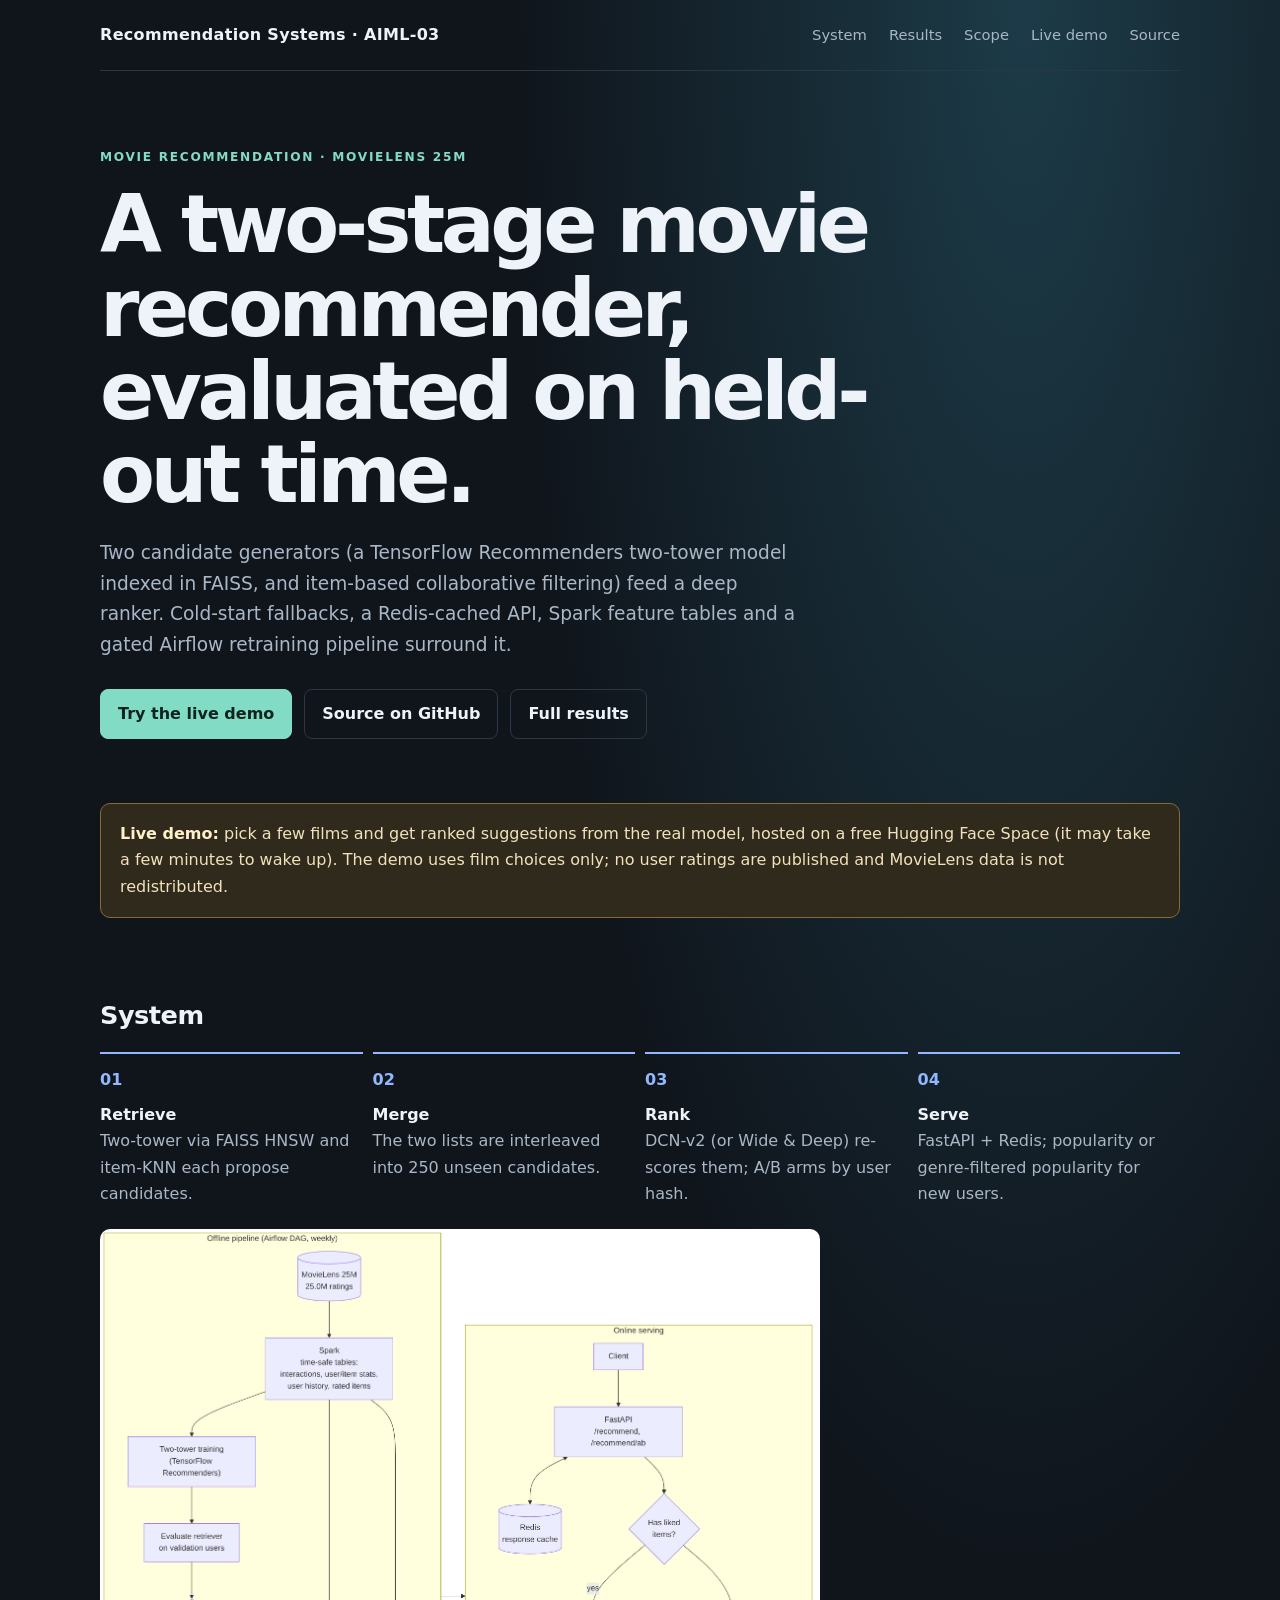
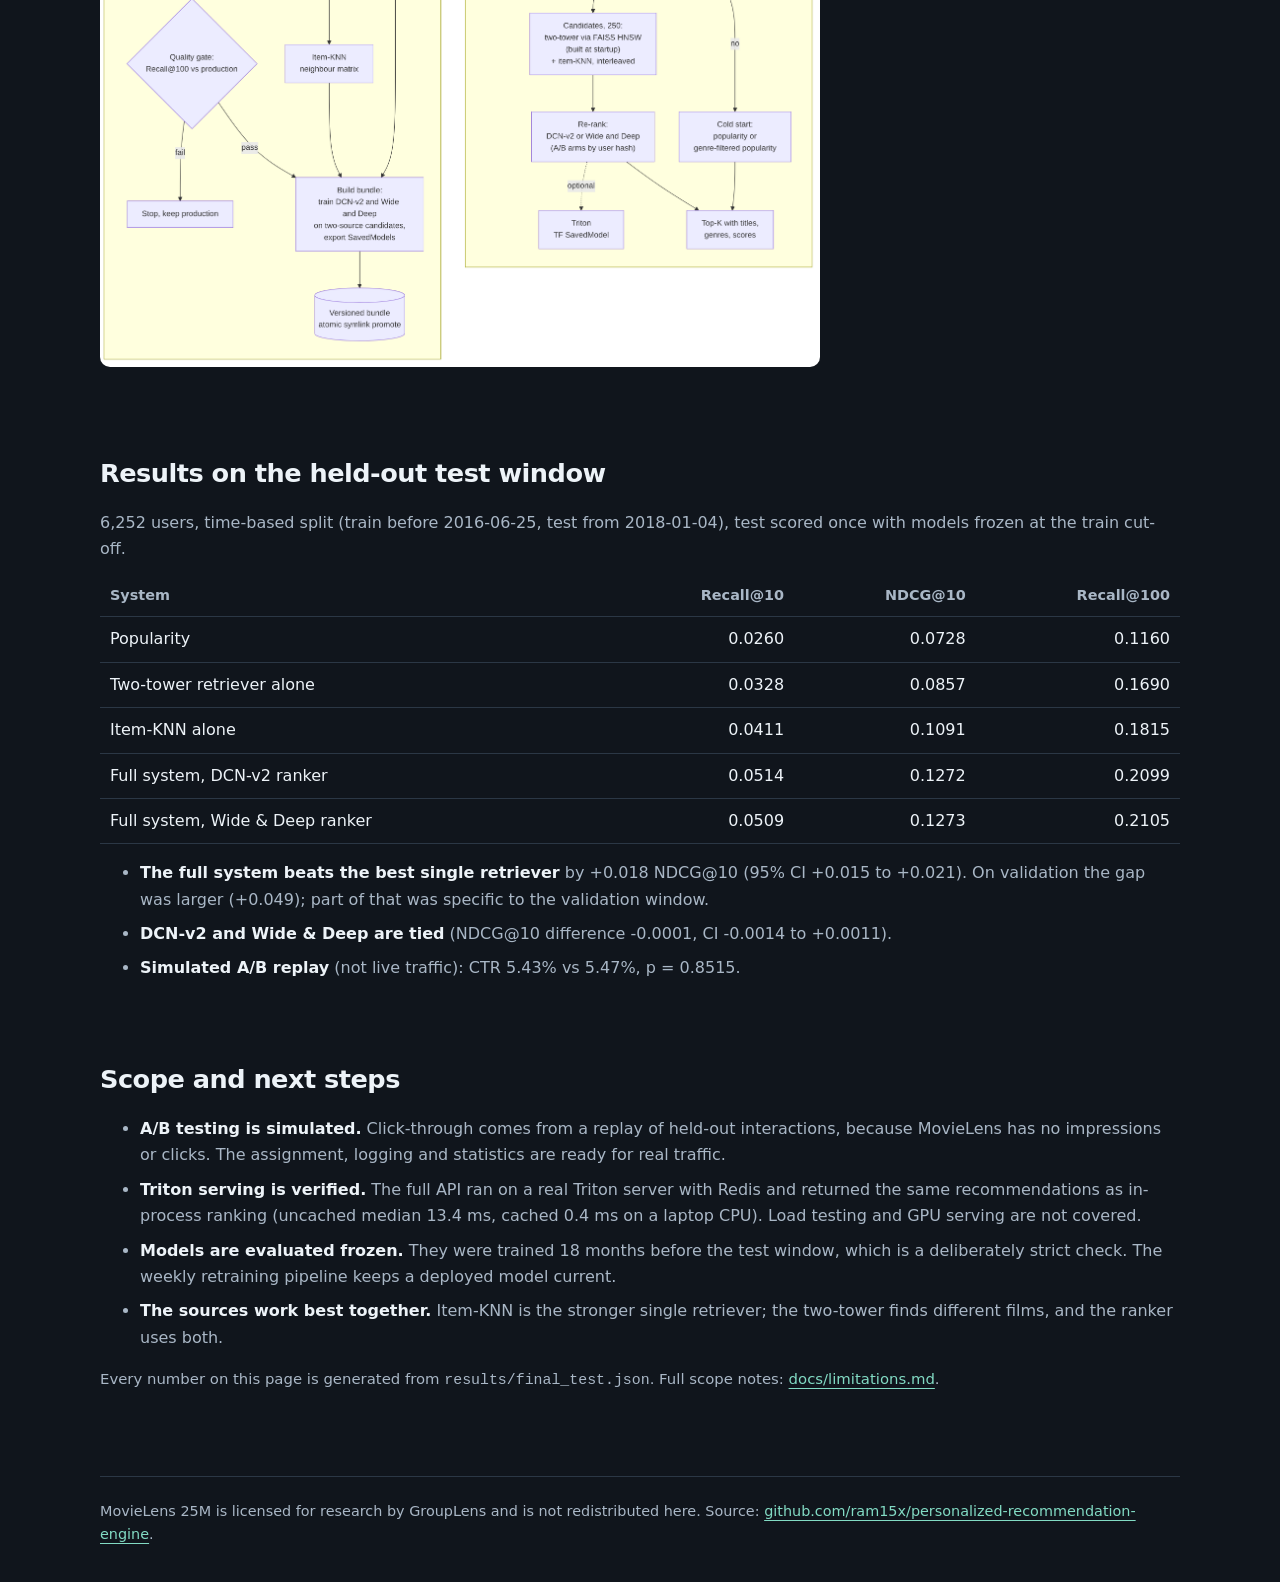
<file: AIML-03/docs/index.html>
<!doctype html>
<html lang="en">
<head>
  <meta charset="utf-8">
  <meta name="viewport" content="width=device-width, initial-scale=1">
  <meta name="description" content="A two-stage movie recommender on MovieLens 25M: two-tower and item-KNN retrieval, a deep ranker, cold-start fallbacks, caching, retraining and an honest evaluation.">
  <title>Two-stage movie recommender · MovieLens 25M</title>
  <style>
    :root { color-scheme: dark; --bg:#10151c; --panel:#171f29; --line:#2b3745; --text:#edf3f8; --muted:#a9b7c6; --accent:#82dbc4; --accent2:#92b9ff; }
    * { box-sizing:border-box; }
    body { margin:0; font:16px/1.65 Inter, ui-sans-serif, system-ui, -apple-system, "Segoe UI", sans-serif; color:var(--text); background:radial-gradient(ellipse at 80% 0%, #1c3b48 0, transparent 35%), var(--bg); }
    a { color:var(--accent); text-underline-offset:4px; }
    .wrap { width:min(1080px, calc(100% - 40px)); margin:auto; }
    header { display:flex; justify-content:space-between; align-items:center; padding:22px 0; border-bottom:1px solid var(--line); }
    .brand { font-weight:700; letter-spacing:.02em; }
    nav { display:flex; gap:22px; font-size:.92rem; }
    nav a { color:var(--muted); text-decoration:none; }
    .hero { padding:76px 0 52px; max-width:800px; }
    .eyebrow { color:var(--accent); text-transform:uppercase; letter-spacing:.14em; font-size:.76rem; font-weight:700; }
    h1 { font-size:clamp(2.5rem,7vw,5rem); line-height:1.04; letter-spacing:-.055em; margin:16px 0 22px; }
    .lead { color:var(--muted); font-size:1.16rem; max-width:700px; }
    .actions { display:flex; flex-wrap:wrap; gap:12px; margin-top:28px; }
    .button { display:inline-flex; padding:11px 17px; border-radius:8px; border:1px solid var(--line); color:var(--text); text-decoration:none; font-weight:650; }
    .button.primary { background:var(--accent); border-color:var(--accent); color:#10241f; }
    .notice { padding:17px 19px; border:1px solid #856b35; background:#302a1c; border-radius:10px; color:#f1e2bc; margin:12px 0 46px; }
    .notice strong { color:#fff0ca; }
    section { padding:30px 0; }
    h2 { font-size:1.6rem; margin:0 0 16px; letter-spacing:-.02em; }
    .grid { display:grid; grid-template-columns:repeat(3, 1fr); gap:14px; }
    .card { background:linear-gradient(145deg, #1a2531, #151c25); border:1px solid var(--line); border-radius:12px; padding:21px; }
    .card h3 { margin:0 0 7px; font-size:1.02rem; }
    .card p, .muted { color:var(--muted); margin:0; }
    .flow { display:grid; grid-template-columns:repeat(4,1fr); gap:10px; counter-reset:step; }
    .step { border-top:2px solid var(--accent2); padding:13px 12px 0 0; color:var(--muted); }
    .step:before { counter-increment:step; content:"0" counter(step); color:var(--accent2); font-weight:700; display:block; margin-bottom:8px; }
    .step strong { display:block; color:var(--text); }
    .caveat { font-size:.93rem; color:var(--muted); }
    footer { border-top:1px solid var(--line); margin-top:38px; padding:23px 0 36px; color:var(--muted); font-size:.9rem; }
    @media (max-width:720px) { .grid {grid-template-columns:1fr;} .flow {grid-template-columns:1fr 1fr;} header {align-items:flex-start; gap:10px; flex-direction:column;} nav {gap:15px; flex-wrap:wrap;} .hero {padding-top:52px;} }
  
    table { width:100%; border-collapse:collapse; margin:12px 0 6px; } th, td { text-align:left; padding:9px 10px; border-bottom:1px solid var(--line); } th { color:var(--muted); font-weight:600; font-size:.9rem; }
    td:not(:first-child), th:not(:first-child) { text-align:right; font-variant-numeric:tabular-nums; } tr.hl td { color:var(--accent); font-weight:650; } img.arch { width:100%; max-width:720px; border-radius:10px; background:#fff; } @media (max-width:560px) { th, td { padding:8px 4px; font-size:.86rem; } td:first-child { max-width:34vw; } } ul.plain li { margin:8px 0; color:var(--muted); } ul.plain strong { color:var(--text); }
  </style>
</head>
<body>
  <div class="wrap">
    <header>
      <div class="brand">Recommendation Systems · AIML-03</div>
      <nav aria-label="Main navigation"><a href="#system">System</a><a href="#results">Results</a><a href="#limits">Scope</a><a href="https://huggingface.co/spaces/Ram15x/movie-recommender">Live demo</a><a href="https://github.com/ram15x/nexvia-aiml-internship/tree/main/AIML-03">Source</a></nav>
    </header>
    <main>
      <section class="hero">
        <div class="eyebrow">Movie recommendation · MovieLens 25M</div>
        <h1>A two-stage movie recommender, evaluated on held-out time.</h1>
        <p class="lead">Two candidate generators (a TensorFlow Recommenders two-tower model indexed in FAISS, and item-based collaborative filtering) feed a deep ranker. Cold-start fallbacks, a Redis-cached API, Spark feature tables and a gated Airflow retraining pipeline surround it.</p>
        <div class="actions">
          <a class="button primary" href="https://huggingface.co/spaces/Ram15x/movie-recommender">Try the live demo</a>
          <a class="button" href="https://github.com/ram15x/nexvia-aiml-internship/tree/main/AIML-03">Source on GitHub</a>
          <a class="button" href="https://github.com/ram15x/nexvia-aiml-internship/blob/main/AIML-03/docs/results.md">Full results</a>
        </div>
      </section>
      <aside class="notice"><strong>Live demo:</strong> pick a few films and get ranked suggestions from the real model, hosted on a free Hugging Face Space (it may take a few minutes to wake up). The demo uses film choices only; no user ratings are published and MovieLens data is not redistributed.</aside>
      <section id="system">
        <h2>System</h2>
        <div class="flow">
          <div class="step"><strong>Retrieve</strong>Two-tower via FAISS HNSW and item-KNN each propose candidates.</div>
          <div class="step"><strong>Merge</strong>The two lists are interleaved into 250 unseen candidates.</div>
          <div class="step"><strong>Rank</strong>DCN-v2 (or Wide &amp; Deep) re-scores them; A/B arms by user hash.</div>
          <div class="step"><strong>Serve</strong>FastAPI + Redis; popularity or genre-filtered popularity for new users.</div>
        </div>
        <p style="margin-top:22px"><img class="arch" src="architecture.png" alt="Architecture: offline Airflow pipeline with a quality gate, and the online serving path"></p>
      </section>
      <section id="results">
        <h2>Results on the held-out test window</h2>
        <p class="muted">6,252 users, time-based split (train before 2016-06-25, test from 2018-01-04), test scored once with models frozen at the train cut-off.</p>
        <table><thead><tr><th>System</th><th>Recall@10</th><th>NDCG@10</th><th>Recall@100</th></tr></thead><tbody>
<tr><td>Popularity</td><td>0.0260</td><td>0.0728</td><td>0.1160</td></tr>
<tr><td>Two-tower retriever alone</td><td>0.0328</td><td>0.0857</td><td>0.1690</td></tr>
<tr><td>Item-KNN alone</td><td>0.0411</td><td>0.1091</td><td>0.1815</td></tr>
<tr><td>Full system, DCN-v2 ranker</td><td>0.0514</td><td>0.1272</td><td>0.2099</td></tr>
<tr><td>Full system, Wide &amp; Deep ranker</td><td>0.0509</td><td>0.1273</td><td>0.2105</td></tr>
        </tbody></table>
        <ul class="plain">
          <li><strong>The full system beats the best single retriever</strong> by +0.018 NDCG@10 (95% CI +0.015 to +0.021). On validation the gap was larger (+0.049); part of that was specific to the validation window.</li>
          <li><strong>DCN-v2 and Wide &amp; Deep are tied</strong> (NDCG@10 difference -0.0001, CI -0.0014 to +0.0011).</li>
          <li><strong>Simulated A/B replay</strong> (not live traffic): CTR 5.43% vs 5.47%, p = 0.8515.</li>
        </ul>
      </section>
      <section id="limits">
        <h2>Scope and next steps</h2>
        <ul class="plain">
          <li><strong>A/B testing is simulated.</strong> Click-through comes from a replay of held-out interactions, because MovieLens has no impressions or clicks. The assignment, logging and statistics are ready for real traffic.</li>
          <li><strong>Triton serving is verified.</strong> The full API ran on a real Triton server with Redis and returned the same recommendations as in-process ranking (uncached median 13.4 ms, cached 0.4 ms on a laptop CPU). Load testing and GPU serving are not covered.</li>
          <li><strong>Models are evaluated frozen.</strong> They were trained 18 months before the test window, which is a deliberately strict check. The weekly retraining pipeline keeps a deployed model current.</li>
          <li><strong>The sources work best together.</strong> Item-KNN is the stronger single retriever; the two-tower finds different films, and the ranker uses both.</li>
        </ul>
        <p class="caveat">Every number on this page is generated from <code>results/final_test.json</code>. Full scope notes: <a href="https://github.com/ram15x/nexvia-aiml-internship/blob/main/AIML-03/docs/limitations.md">docs/limitations.md</a>.</p>
      </section>
    </main>
    <footer>MovieLens 25M is licensed for research by GroupLens and is not redistributed here. Source: <a href="https://github.com/ram15x/nexvia-aiml-internship/tree/main/AIML-03">github.com/ram15x/personalized-recommendation-engine</a>.</footer>
  </div>
</body>
</html>
</file>
